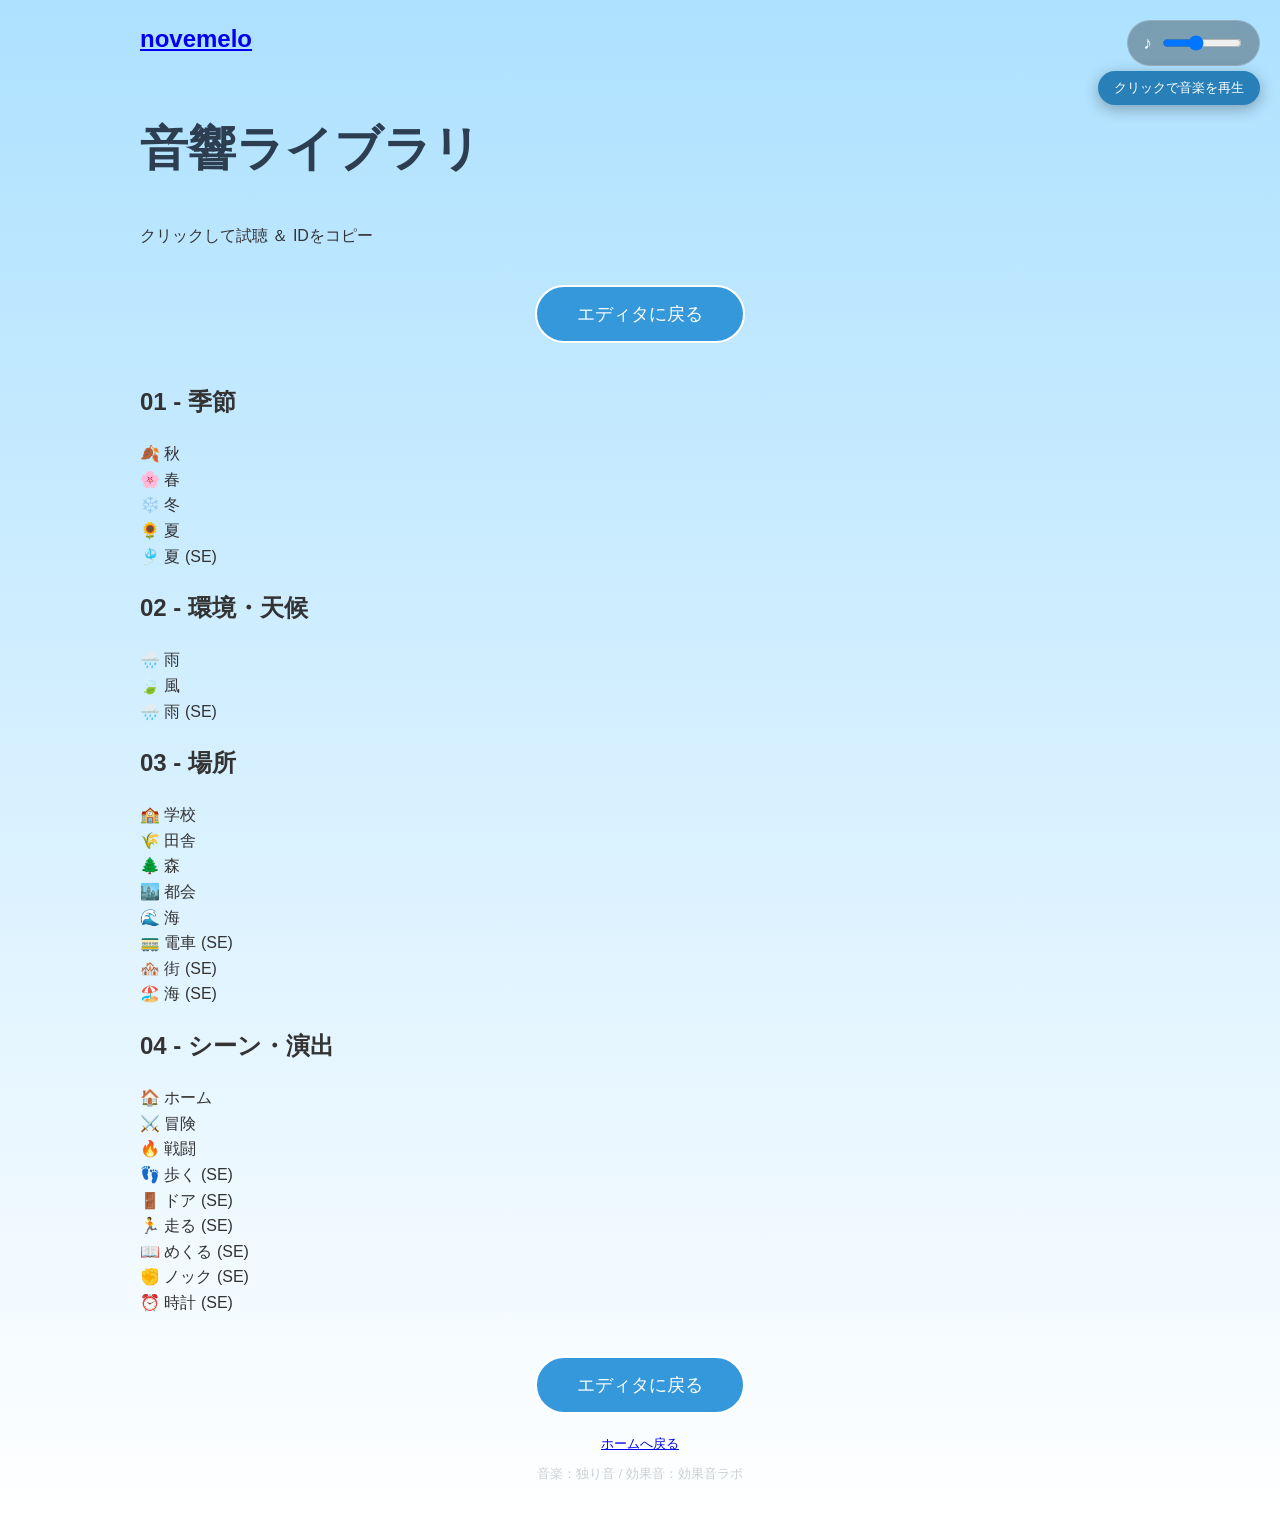
<file: BGM・SE.html>
<!DOCTYPE html>
<html lang="ja">
<head>
    <meta charset="UTF-8">
    <meta name="viewport" content="width=device-width, initial-scale=1.0">
    <title>BGM・SE一覧 - ノベメロ</title>
    <link rel="stylesheet" href="style.css">
</head>
<body class="field-theme">
    <div class="volume-control">
        <span class="volume-icon">♪</span>
        <input type="range" id="volume-slider" min="0" max="1" step="0.01" value="0.4">
    </div>

    <div class="clouds-container">
        <div class="cloud c1"></div>
        <div class="cloud c2"></div>
        <div class="cloud c3"></div>
    </div>

    <div class="container">
        <header>
            <nav>
                <div class="logo"><a href="index.html">novemelo</a></div>
            </nav>
        </header>

        <h1>音響ライブラリ</h1>
        <p>クリックして試聴 ＆ IDをコピー</p>

        <div style="margin: 20px 0; text-align: center;">
            <button id="back-to-editor-top" class="btn primary">エディタに戻る</button>
        </div>
        
        <section class="sound-section">
            <h2 class="category-title">01 - 季節</h2>
            <div class="sound-grid">
                <div class="sound-card" data-audio="01-aki"><span>🍂 秋</span></div>
                <div class="sound-card" data-audio="01-haru"><span>🌸 春</span></div>
                <div class="sound-card" data-audio="01-huyu"><span>❄️ 冬</span></div>
                <div class="sound-card" data-audio="01-natu"><span>🌻 夏</span></div>
                <div class="sound-card" data-audio="10-natu"><span>🎐 夏 (SE)</span></div>
            </div>
        </section>

        <section class="sound-section">
            <h2 class="category-title">02 - 環境・天候</h2>
            <div class="sound-grid">
                <div class="sound-card" data-audio="02-ame"><span>🌧️ 雨</span></div>
                <div class="sound-card" data-audio="02-kaze"><span>🍃 風</span></div>
                <div class="sound-card" data-audio="10-ame"><span>🌧️ 雨 (SE)</span></div>
            </div>
        </section>

        <section class="sound-section">
            <h2 class="category-title">03 - 場所</h2>
            <div class="sound-grid">
                <div class="sound-card" data-audio="03-gakkou"><span>🏫 学校</span></div>
                <div class="sound-card" data-audio="03-inaka"><span>🌾 田舎</span></div>
                <div class="sound-card" data-audio="03-mori"><span>🌲 森</span></div>
                <div class="sound-card" data-audio="03-tokai"><span>🏙️ 都会</span></div>
                <div class="sound-card" data-audio="03-umi"><span>🌊 海</span></div>
                <div class="sound-card" data-audio="10-densya"><span>🚃 電車 (SE)</span></div>
                <div class="sound-card" data-audio="10-mati"><span>🏘️ 街 (SE)</span></div>
                <div class="sound-card" data-audio="10-umi"><span>🏖️ 海 (SE)</span></div>
            </div>
        </section>

        <section class="sound-section">
            <h2 class="category-title">04 - シーン・演出</h2>
            <div class="sound-grid">
                <div class="sound-card" data-audio="00-home"><span>🏠 ホーム</span></div>
                <div class="sound-card" data-audio="04-bouken"><span>⚔️ 冒険</span></div>
                <div class="sound-card" data-audio="04-sentou"><span>🔥 戦闘</span></div>
                <div class="sound-card" data-audio="10-aruku"><span>👣 歩く (SE)</span></div>
                <div class="sound-card" data-audio="10-doa"><span>🚪 ドア (SE)</span></div>
                <div class="sound-card" data-audio="10-hasiru"><span>🏃 走る (SE)</span></div>
                <div class="sound-card" data-audio="10-mekuru"><span>📖 めくる (SE)</span></div>
                <div class="sound-card" data-audio="10-nokku"><span>✊ ノック (SE)</span></div>
                <div class="sound-card" data-audio="10-tokei"><span>⏰ 時計 (SE)</span></div>
            </div>
        </section>

        <div style="margin-top: 40px; text-align: center;">
            <button id="back-to-editor" class="btn primary">エディタに戻る</button>
        </div>

        <footer>
            <a href="index.html">ホームへ戻る</a>
            <p class="credits" style="font-size: 0.8rem; margin-top: 10px; opacity: 0.8;">音楽：独り音 / 効果音：効果音ラボ</p>
        </footer>
    </div>

    <!-- 音声データ -->
    <audio id="audio-home" loop src="audio/00-home.mp3"></audio>
    <audio id="00-home" loop src="audio/00-home.mp3"></audio>
    <audio id="01-aki" loop src="audio/01-aki.mp3"></audio>
    <audio id="01-haru" loop src="audio/01-haru.mp3"></audio>
    <audio id="01-huyu" loop src="audio/01-huyu.mp3"></audio>
    <audio id="01-natu" loop src="audio/01-natu.mp3"></audio>
    <audio id="02-ame" loop src="audio/02-ame.mp3"></audio>
    <audio id="02-kaze" loop src="audio/02-kaze.mp3"></audio>
    <audio id="03-gakkou" loop src="audio/03-gakkou.mp3"></audio>
    <audio id="03-inaka" loop src="audio/03-inaka.mp3"></audio>
    <audio id="03-mori" loop src="audio/03-mori.mp3"></audio>
    <audio id="03-tokai" loop src="audio/03-tokai.mp3"></audio>
    <audio id="03-umi" loop src="audio/03-umi.mp3"></audio>
    <audio id="04-bouken" loop src="audio/04-bouken.mp3"></audio>
    <audio id="04-sentou" loop src="audio/04-sentou.mp3"></audio>
    <audio id="10-ame" src="audio/10-ame.mp3"></audio>
    <audio id="10-aruku" src="audio/10-aruku.mp3"></audio>
    <audio id="10-densya" src="audio/10-densya.mp3"></audio>
    <audio id="10-doa" src="audio/10-doa.mp3"></audio>
    <audio id="10-hasiru" src="audio/10-hasiru.mp3"></audio>
    <audio id="10-mati" src="audio/10-mati.mp3"></audio>
    <audio id="10-mekuru" src="audio/10-mekuru.mp3"></audio>
    <audio id="10-natu" src="audio/10-natu.mp3"></audio>
    <audio id="10-nokku" src="audio/10-nokku.mp3"></audio>
    <audio id="10-tokei" src="audio/10-tokei.mp3"></audio>
    <audio id="10-umi" src="audio/10-umi.mp3"></audio>

    <script type="module" src="script.js"></script>
</body>
</html>
</file>
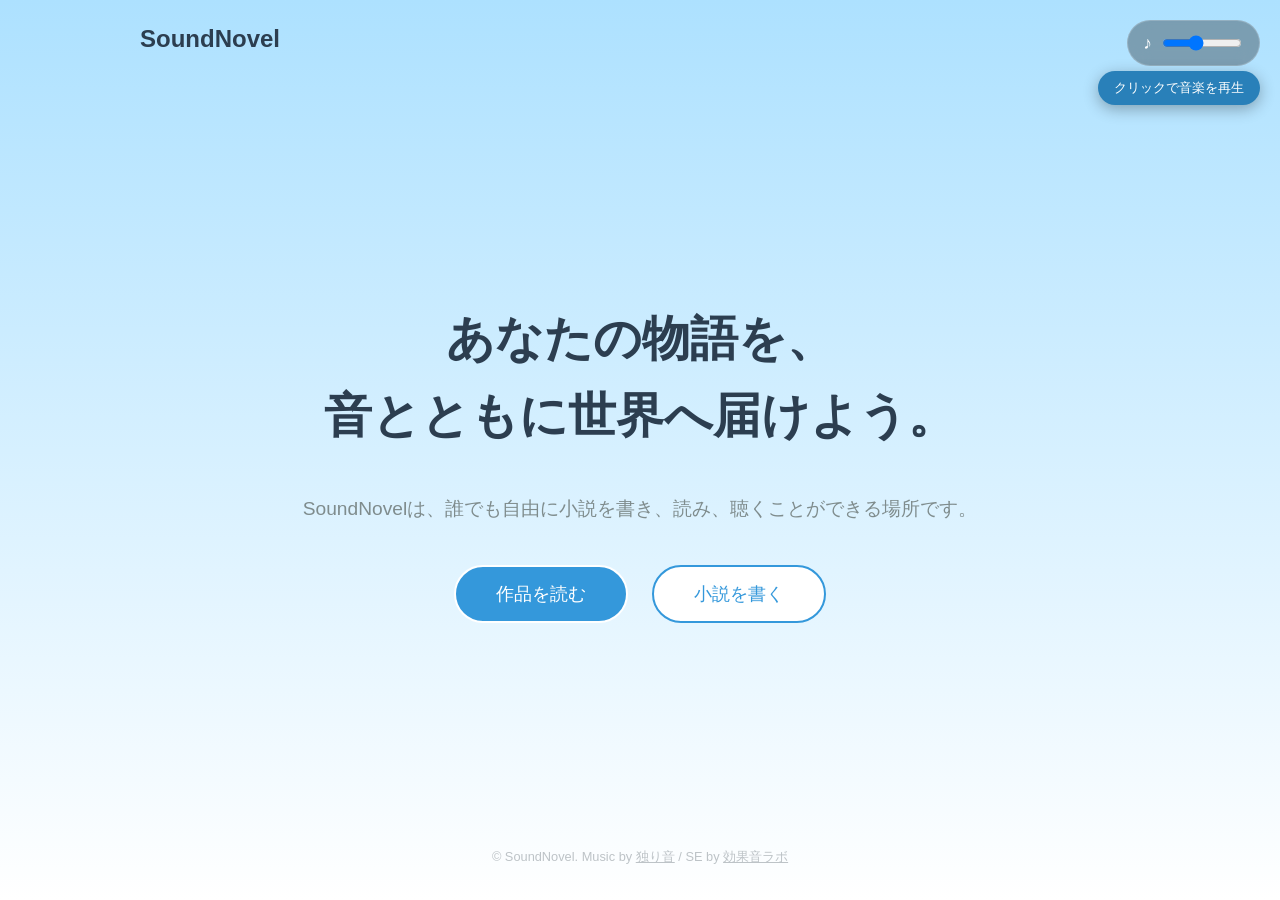
<file: home.html>
<!DOCTYPE html>
<html lang="ja">
<head>
  <meta charset="UTF-8" />
  <meta name="viewport" content="width=device-width, initial-scale=1.0"/>
  <title>SoundNovel - 小説投稿プラットフォーム</title>
  <link rel="stylesheet" href="style.css">
</head>
<body>

  <!-- 画面に固定される音量調節バー -->
  <div class="volume-control">
    <span class="volume-icon">♪</span>
    <input type="range" id="volume-slider" min="0" max="1" step="0.01" value="0.4">
  </div>

  <div class="container">
    <!-- 背景の雲（コンテナと一緒に移動させる） -->
    <div class="clouds-container">
      <div class="cloud c1"></div>
      <div class="cloud c2"></div>
      <div class="cloud c3"></div>
    </div>

    <header>
      <nav>
        <div class="logo">SoundNovel</div>
      </nav>
    </header>

    <main class="hero-section">
      <h1>あなたの物語を、<br>音とともに世界へ届けよう。</h1>
      <p class="subtitle">SoundNovelは、誰でも自由に小説を書き、読み、聴くことができる場所です。</p>
      
      <div class="cta-buttons">
        <button id="read-btn" class="btn primary">作品を読む</button>
        <button id="write-btn" class="btn secondary">小説を書く</button>
      </div>
    </main>

    <footer>
      <p>&copy; SoundNovel. Music by <a href="https://az-ho.org/" target="_blank" rel="noopener noreferrer" style="color: inherit;">独り音</a> / SE by <a href="https://soundeffect-lab.info/" target="_blank" rel="noopener noreferrer" style="color: inherit;">効果音ラボ</a></p>
    </footer>
  </div>

  <!-- 音声素材 -->
  <audio id="audio-home" src="audio/00-home.mp3" loop></audio>
  <audio id="audio-mekuru" src="audio/10-mekuru.mp3"></audio>

  <script src="script.js"></script>
</body>
</html>
</file>
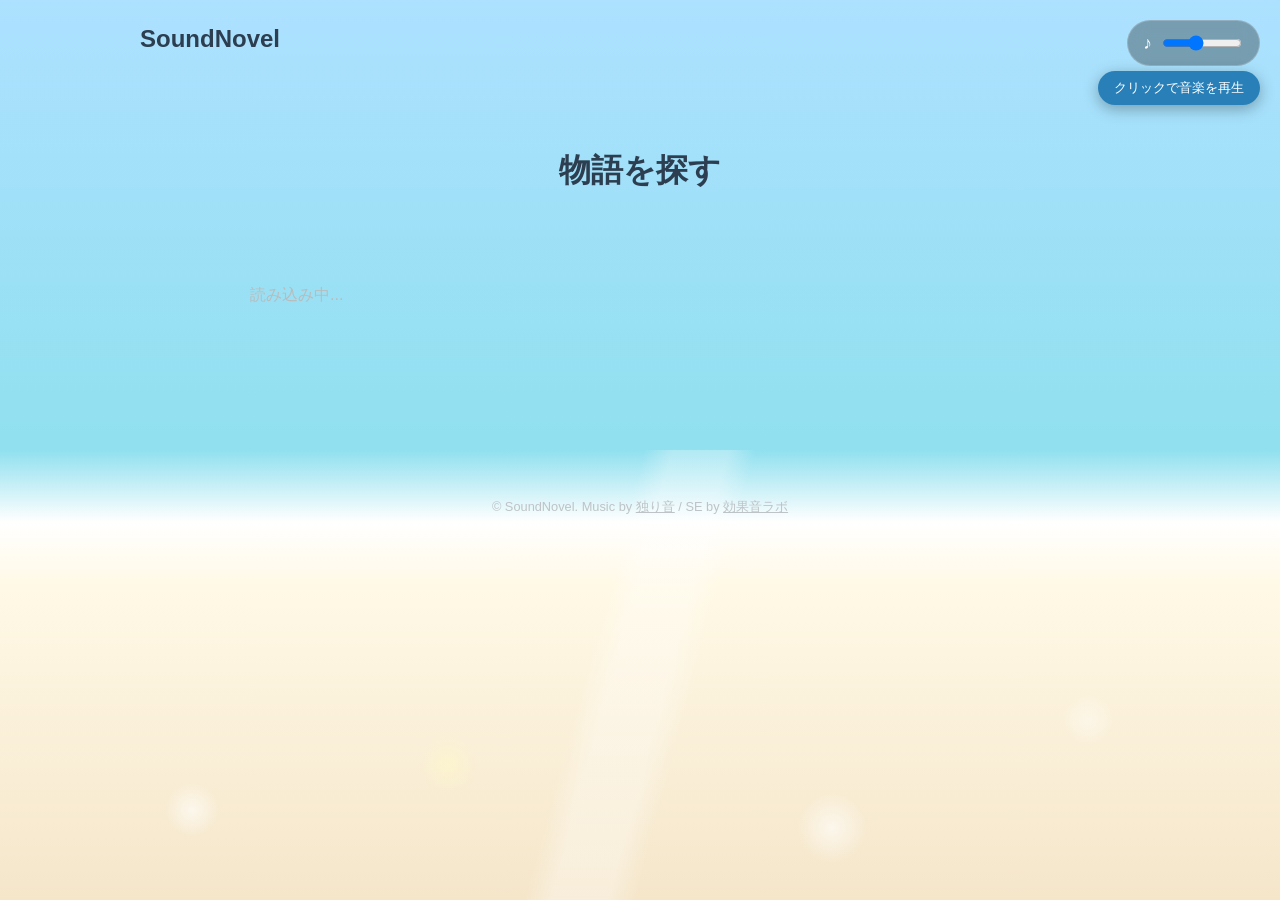
<file: read/novels.html>
<!DOCTYPE html>
<html lang="ja">
<head>
  <meta charset="UTF-8" />
  <meta name="viewport" content="width=device-width, initial-scale=1.0"/>
  <title>作品一覧 - SoundNovel</title>
  <link rel="stylesheet" href="../style.css">
</head>
<body class="beach-theme">

  <!-- 画面に固定される音量調節バー -->
  <div class="volume-control">
    <span class="volume-icon">♪</span>
    <input type="range" id="volume-slider" min="0" max="1" step="0.01" value="0.4">
  </div>

  <div class="container camera-down-enter">
    <!-- 背景の雲（コンテナと一緒に移動させる） -->
    <div class="clouds-container">
      <div class="cloud c1"></div>
      <div class="cloud c2"></div>
      <div class="cloud c3"></div>
    </div>

    <header>
      <nav>
        <div class="logo"><a href="../home.html" style="text-decoration: none; color: inherit;">SoundNovel</a></div>
      </nav>
    </header>

    <main class="library-section">
      <h2 class="section-title">物語を探す</h2>
      
      <div class="story-grid">
        <div class="story-card">
          <h3>終電の後</h3>
          <p class="story-author">by niraGPT</p>
          <p class="story-desc">雨の中終電を逃してしまいー...</p>
          <button id="read-story-1" class="btn primary">読む</button>
        </div>
      </div>
    </main>

    <footer>
      <p>&copy; SoundNovel. Music by <a href="https://az-ho.org/" target="_blank" rel="noopener noreferrer" style="color: inherit;">独り音</a> / SE by <a href="https://soundeffect-lab.info/" target="_blank" rel="noopener noreferrer" style="color: inherit;">効果音ラボ</a></p>
    </footer>
  </div>

  <!-- 音声素材 -->
  <audio id="audio-home" src="../audio/00-home.mp3" loop></audio>
  <audio id="audio-mekuru" src="../audio/10-mekuru.mp3"></audio>

  <script src="../script.js"></script>
</body>
</html>
</file>
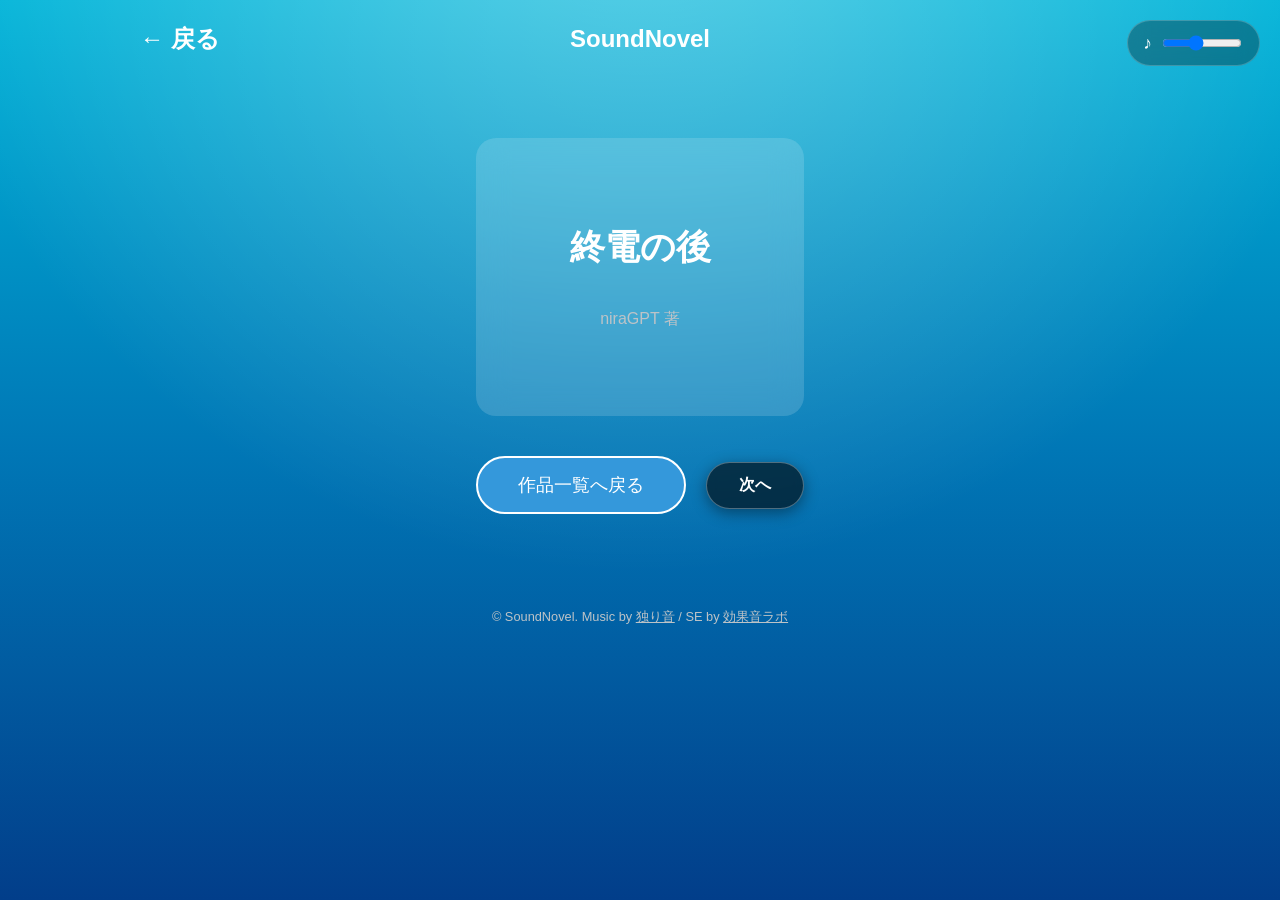
<file: read/read.html>
<!DOCTYPE html>
<html lang="ja">
<head>
  <meta charset="UTF-8" />
  <meta name="viewport" content="width=device-width, initial-scale=1.0"/>
  <title>終電の後 - SoundNovel</title>
  <link rel="stylesheet" href="../style.css">
</head>
<body class="underwater-theme">

  <!-- 画面に固定される音量調節バー -->
  <div class="volume-control">
    <span class="volume-icon">♪</span>
    <input type="range" id="volume-slider" min="0" max="1" step="0.01" value="0.4">
  </div>

  <div class="container camera-down-enter">
    <header>
      <nav>
        <div class="logo"><a href="novels.html" style="text-decoration: none; color: inherit;">← 戻る</a></div>
        <div class="logo" style="position: absolute; left: 50%; transform: translateX(-50%);">SoundNovel</div>
      </nav>
    </header>

    <main class="reader-section">
      <article class="reader-content">
        <h1 class="story-title">終電の後</h1>
        <p class="story-author-name">niraGPT 著</p>

        <div class="text-body">
          <p>[BGM:audio-ame]駅に着いた頃には、終電はもう出たあとだった。</p>
          <p>ホームに残っていたのは、白い蛍光灯の音と、ガラスを叩く雨だけ。</p>
          <p>「……やっちゃったな」</p>
          <p>スマホを見る。</p>
          <p>充電、2%。</p>
          <p>タクシーを呼ぶには心許ない数字だった。</p>
          <p>駅員室の灯りも消えている。</p>
          <p>完全に、ひとり。</p>
          <p>ごろ、と空が鳴った。</p>
          <p>反射的に肩が跳ねる。</p>
          <p>雨宿りくらいできないかと思って、改札横の待合室へ向かった。</p>
          <p>ガラス戸に手をかける。</p>
          <p>[SE:audio-doa][BGM:audio-inaka]――ガチャ。</p>
          <p>開いた。</p>
          <p>誰もいない。</p>
          <p>古い暖房の匂いだけが、微かに残っている。</p>
          <p>部屋の隅に、一冊のノートが置いてあった。</p>
          <p>駅の日誌……ではない。</p>
          <p>表紙に、マジックで雑に文字が書かれている。</p>
          <p>「終電を逃した人へ」</p>
          <p>「……なにこれ」</p>
          <p>なんとなく、開いた。</p>
          <p>最初のページ。</p>
          <p>“ここに来た人は、必ずひとつ忘れ物をしています”</p>
          <p>「は？」</p>
          <p>苦笑する。</p>
          <p>財布もある。</p>
          <p>スマホもある。</p>
          <p>傘……は元々持ってない。</p>
          <p>次のページ。</p>
          <p>“あなたは、何を失くしましたか？”</p>
          <p>その瞬間。ポケットが軽いことに気づいた。</p>
          <p>家の鍵。ない。</p>
          <p>「え……」</p>
          <p>カバンを見る。</p>
          <p>ない。</p>
          <p>ポケットを探る。</p>
          <p>ない。</p>
          <p>さっきまで、あったはずなのに。</p>
          <p>ノートの最後のページをめくる。</p>
          <p>そこには、たった一行。</p>
          <p>“見つけたければ、もう一度ホームへ”</p>
          <p>外を見る。</p>
          <p>誰もいないホーム。</p>
          <p>……のはずだった。</p>
          <p>ベンチに、誰か座っている。</p>
          <p>白い服の人影。</p>
          <p>さっきはいなかった。</p>
          <p>こちらを見ている。</p>
          <p>いや。</p>
          <p>――待っている。</p>
          <p>スマホが震えた。</p>
          <p>母からメッセージ。</p>
          <p>「鍵、机に置きっぱなしだったよ」</p>
          <p>沈黙。</p>
          <p>[BGM:audio-huyu]ホームを見る。</p>
          <p>もう、誰もいなかった。</p>
          <p>少し笑ってしまった。</p>
          <p>疲れていたのかもしれない。</p>
          <p>雨はまだ降っていた。けれど、さっきより少しだけ、静かに聞こえた。</p>
          <div id="story-end-marker" class="story-end">END</div>
        </div>
      </article>

      <div class="reader-footer">
        <button id="back-to-library" class="btn primary">作品一覧へ戻る</button>
      </div>
    </main>

    <footer>
      <p>&copy; SoundNovel. Music by <a href="https://az-ho.org/" target="_blank" rel="noopener noreferrer" style="color: inherit;">独り音</a> / SE by <a href="https://soundeffect-lab.info/" target="_blank" rel="noopener noreferrer" style="color: inherit;">効果音ラボ</a></p>
    </footer>
  </div>

  <!-- 音声素材 -->
  <audio id="audio-haru" src="../audio/01-haru.mp3" loop></audio>
  <audio id="audio-natu" src="../audio/01-natu.mp3" loop></audio>
  <audio id="audio-aki" src="../audio/01-aki.mp3" loop></audio>
  <audio id="audio-huyu" src="../audio/01-huyu.mp3" loop></audio>
  <audio id="audio-ame" src="../audio/02-ame.mp3" loop></audio>
  <audio id="audio-kaze" src="../audio/02-kaze.mp3" loop></audio>
  <audio id="audio-gakkou" src="../audio/03-gakkou.mp3" loop></audio>
  <audio id="audio-tokai" src="../audio/03-tokai.mp3" loop></audio>
  <audio id="audio-inaka" src="../audio/03-inaka.mp3" loop></audio>
  <audio id="audio-mori" src="../audio/03-mori.mp3" loop></audio>
  <audio id="audio-umi" src="../audio/03-umi.mp3" loop></audio>
  <audio id="audio-sentou" src="../audio/04-sentou.mp3" loop></audio>
  <audio id="audio-bouken" src="../audio/04-bouken.mp3" loop></audio>
  <audio id="audio-mekuru" src="../audio/10-mekuru.mp3"></audio>
  <audio id="audio-doa" src="../audio/10-doa.mp3"></audio>
  <audio id="audio-aruku" src="../audio/10-aruku.mp3"></audio>
  <audio id="audio-densya" src="../audio/10-densya.mp3"></audio>
  <audio id="audio-hasiru" src="../audio/10-hasiru.mp3"></audio>
  <audio id="audio-mati" src="../audio/10-mati.mp3"></audio>
  <audio id="audio-natu-se" src="../audio/10-natu.mp3"></audio>
  <audio id="audio-nokku" src="../audio/10-nokku.mp3"></audio>
  <audio id="audio-tokei" src="../audio/10-tokei.mp3"></audio>
  <audio id="audio-umi-se" src="../audio/10-umi.mp3"></audio>

  <script src="../script.js"></script>
</body>
</html>
</file>
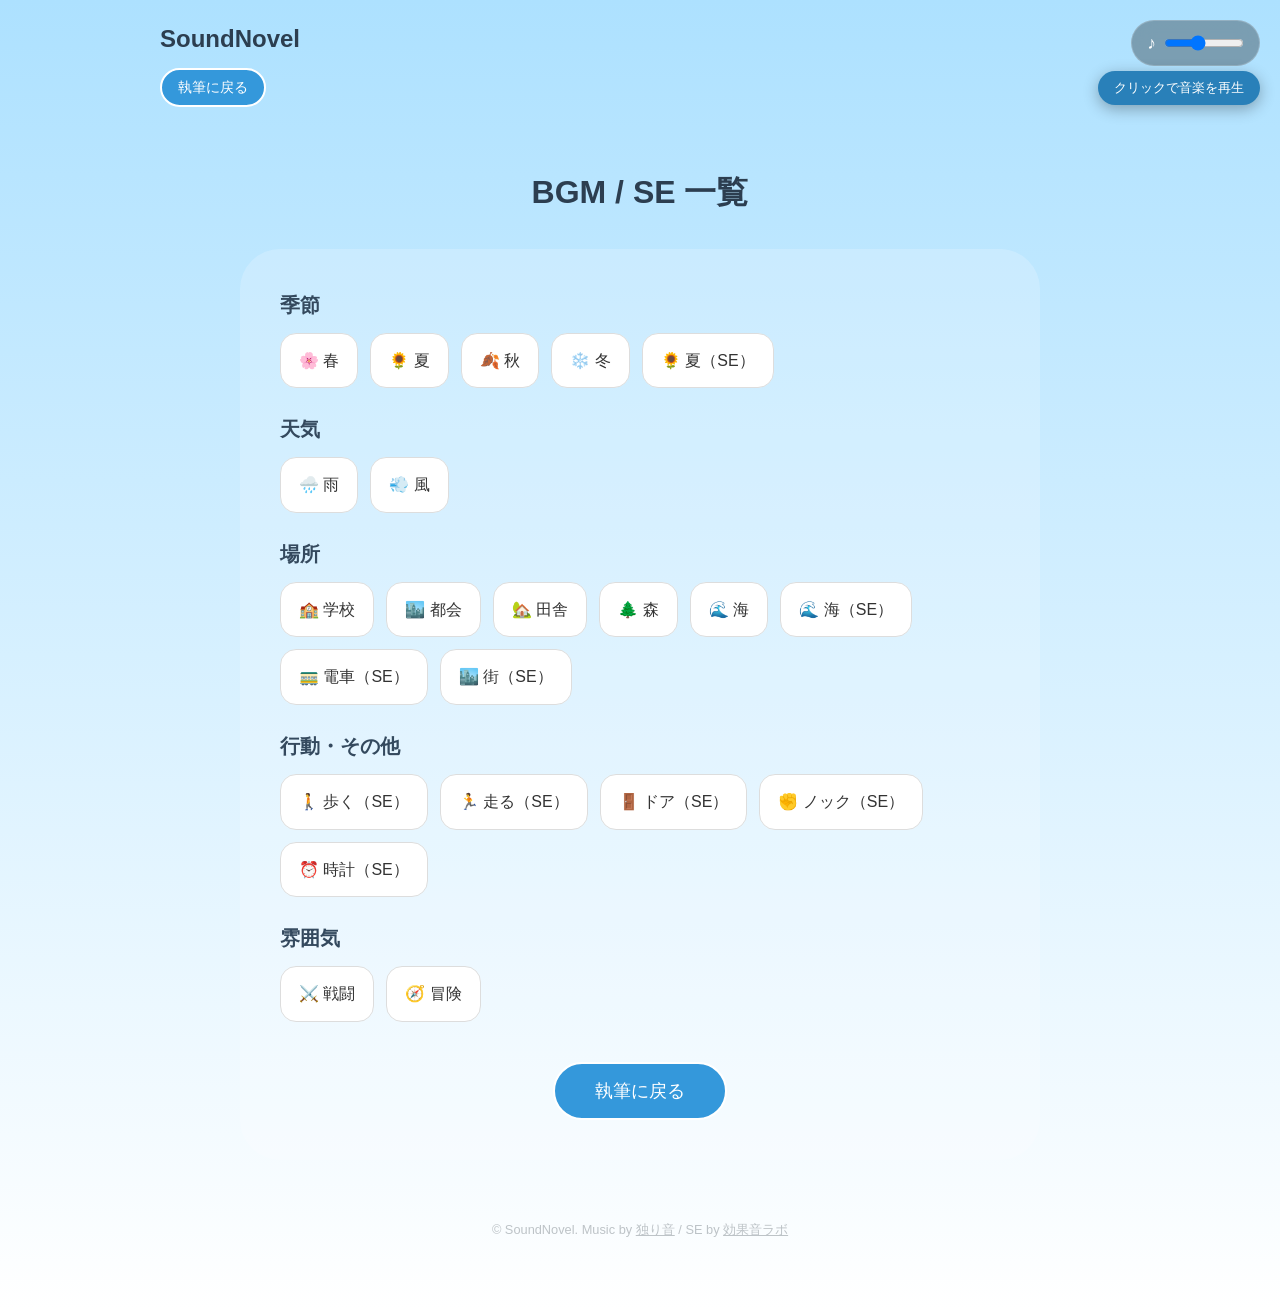
<file: write/BGM・SE.html>
<!DOCTYPE html>
<html lang="ja">
<head>
  <meta charset="UTF-8" />
  <meta name="viewport" content="width=device-width, initial-scale=1.0"/>
  <title>BGM / SE 一覧 - SoundNovel</title>
  <link rel="stylesheet" href="../style.css">
  <link rel="stylesheet" href="../write.css">
</head>
<body>

  <!-- 共通：音量調節バー -->
  <div class="volume-control">
    <span class="volume-icon">♪</span>
    <input type="range" id="volume-slider" min="0" max="1" step="0.01" value="0.4">
  </div>

  <div class="container camera-down-enter">
    <!-- 共通：背景の雲 -->
    <div class="clouds-container">
      <div class="cloud c1"></div>
      <div class="cloud c2"></div>
      <div class="cloud c3"></div>
    </div>

    <header>
      <nav>
        <div class="logo"><a href="../home.html" style="text-decoration: none; color: inherit;">SoundNovel</a></div>
      </nav>
      <button id="back-to-editor-top" class="btn primary" style="padding: 8px 16px; font-size: 0.9rem; margin-top: 10px;">執筆に戻る</button>
    </header>

    <main class="library-section" style="max-width: 800px; margin: 0 auto;">
      <h2 class="section-title">BGM / SE 一覧</h2>
      
      <div class="library-panel" style="background: rgba(255, 255, 255, 0.2); backdrop-filter: blur(10px); border-radius: 40px; padding: 40px;">
        <div class="sound-category">
          <h3>季節</h3>
          <div class="sound-list">
            <div class="sound-card" data-audio="audio-haru">🌸 春</div>
            <div class="sound-card" data-audio="audio-natu">🌻 夏</div>
            <div class="sound-card" data-audio="audio-aki">🍂 秋</div>
            <div class="sound-card" data-audio="audio-huyu">❄️ 冬</div>
            <div class="sound-card" data-audio="audio-natu-se">🌻 夏（SE）</div>
          </div>
        </div>

        <div class="sound-category">
          <h3>天気</h3>
          <div class="sound-list">
            <div class="sound-card" data-audio="audio-ame">🌧️ 雨</div>
            <div class="sound-card" data-audio="audio-kaze">💨 風</div>
          </div>
        </div>

        <div class="sound-category">
          <h3>場所</h3>
          <div class="sound-list">
            <div class="sound-card" data-audio="audio-gakkou">🏫 学校</div>
            <div class="sound-card" data-audio="audio-tokai">🏙️ 都会</div>
            <div class="sound-card" data-audio="audio-inaka">🏡 田舎</div>
            <div class="sound-card" data-audio="audio-mori">🌲 森</div>
            <div class="sound-card" data-audio="audio-umi">🌊 海</div>
            <div class="sound-card" data-audio="audio-umi-se">🌊 海（SE）</div>
            <div class="sound-card" data-audio="audio-densya">🚃 電車（SE）</div>
            <div class="sound-card" data-audio="audio-mati">🏙️ 街（SE）</div>
          </div>
        </div>

        <div class="sound-category">
          <h3>行動・その他</h3>
          <div class="sound-list">
            <div class="sound-card" data-audio="audio-aruku">🚶 歩く（SE）</div>
            <div class="sound-card" data-audio="audio-hasiru">🏃 走る（SE）</div>
            <div class="sound-card" data-audio="audio-doa">🚪 ドア（SE）</div>
            <div class="sound-card" data-audio="audio-nokku">✊ ノック（SE）</div>
            <div class="sound-card" data-audio="audio-tokei">⏰ 時計（SE）</div>
          </div>
        </div>

        <div class="sound-category">
          <h3>雰囲気</h3>
          <div class="sound-list">
            <div class="sound-card" data-audio="audio-sentou">⚔️ 戦闘</div>
            <div class="sound-card" data-audio="audio-bouken">🧭 冒険</div>
          </div>
        </div>

        <div style="margin-top: 40px; text-align: center;">
          <button id="back-to-editor" class="btn primary">執筆に戻る</button>
        </div>
      </div>
    </main>

    <footer>
      <p>&copy; SoundNovel. Music by <a href="https://az-ho.org/" target="_blank" rel="noopener noreferrer" style="color: inherit;">独り音</a> / SE by <a href="https://soundeffect-lab.info/" target="_blank" rel="noopener noreferrer" style="color: inherit;">効果音ラボ</a></p>
    </footer>
  </div>

  <audio id="audio-home" src="../audio/00-home.mp3" loop></audio>
  <audio id="audio-haru" src="../audio/01-haru.mp3" loop></audio>
  <audio id="audio-natu" src="../audio/01-natu.mp3" loop></audio>
  <audio id="audio-aki" src="../audio/01-aki.mp3" loop></audio>
  <audio id="audio-huyu" src="../audio/01-huyu.mp3" loop></audio>
  <audio id="audio-ame" src="../audio/02-ame.mp3" loop></audio>
  <audio id="audio-kaze" src="../audio/02-kaze.mp3" loop></audio>
  <audio id="audio-gakkou" src="../audio/03-gakkou.mp3" loop></audio>
  <audio id="audio-tokai" src="../audio/03-tokai.mp3" loop></audio>
  <audio id="audio-inaka" src="../audio/03-inaka.mp3" loop></audio>
  <audio id="audio-mori" src="../audio/03-mori.mp3" loop></audio>
  <audio id="audio-umi" src="../audio/03-umi.mp3" loop></audio>
  <audio id="audio-sentou" src="../audio/04-sentou.mp3" loop></audio>
  <audio id="audio-bouken" src="../audio/04-bouken.mp3" loop></audio>
  <audio id="audio-aruku" src="../audio/10-aruku.mp3"></audio>
  <audio id="audio-densya" src="../audio/10-densya.mp3"></audio>
  <audio id="audio-doa" src="../audio/10-doa.mp3"></audio>
  <audio id="audio-hasiru" src="../audio/10-hasiru.mp3"></audio>
  <audio id="audio-mati" src="../audio/10-mati.mp3"></audio>
  <audio id="audio-natu-se" src="../audio/10-natu.mp3"></audio>
  <audio id="audio-nokku" src="../audio/10-nokku.mp3"></audio>
  <audio id="audio-tokei" src="../audio/10-tokei.mp3"></audio>
  <audio id="audio-umi-se" src="../audio/10-umi.mp3"></audio>
  <audio id="audio-mekuru" src="../audio/10-mekuru.mp3"></audio>

  <script src="../script.js"></script>
</body>
</html>
</file>
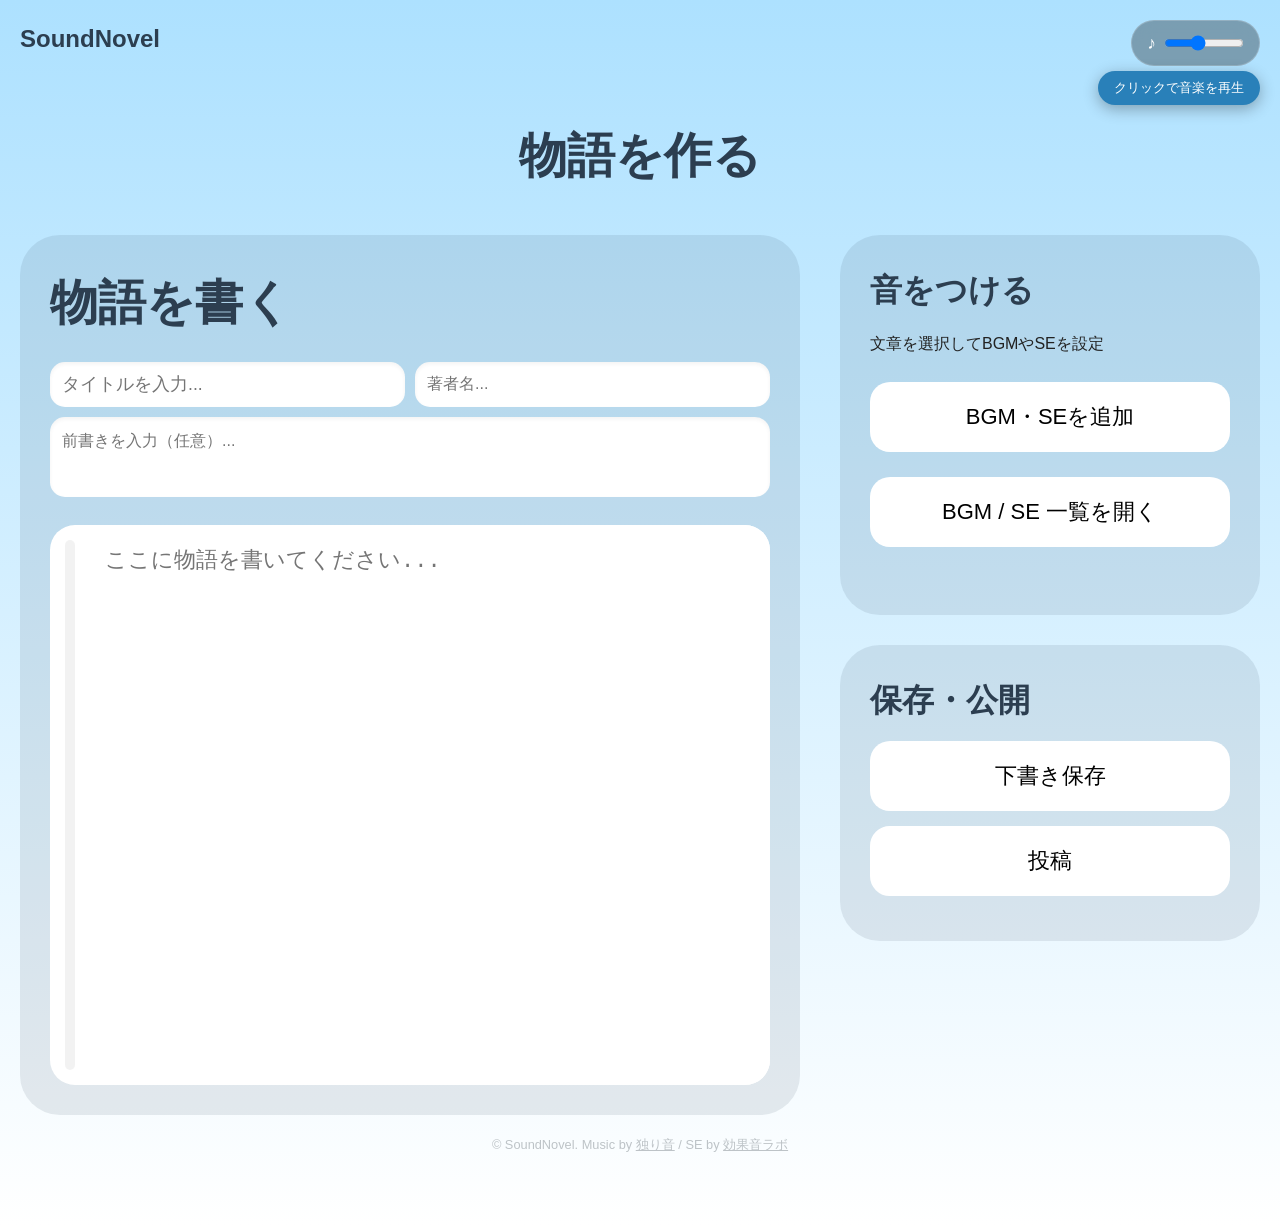
<file: write/write.html>
<!DOCTYPE html>
<html lang="ja">
<head>
  <meta charset="UTF-8" />
  <meta
    name="viewport"
    content="width=device-width, initial-scale=1.0"
  />
  <title>物語を作る - SoundNovel</title>

  <link rel="stylesheet" href="../style.css" />
  <link rel="stylesheet" href="../write.css" />
</head>

<body>

  <!-- 共通：音量調節バー -->
  <div class="volume-control">
    <span class="volume-icon">♪</span>
    <input type="range" id="volume-slider" min="0" max="1" step="0.01" value="0.4">
  </div>

  <div class="container camera-down-enter editor-container">
    <!-- 共通：背景の雲 -->
    <div class="clouds-container">
      <div class="cloud c1"></div>
      <div class="cloud c2"></div>
      <div class="cloud c3"></div>
    </div>

    <header>
      <nav>
        <div class="logo"><a href="../home.html" style="text-decoration: none; color: inherit;">SoundNovel</a></div>
      </nav>
    </header>

    <h1>物語を作る</h1>

    <main class="editor-layout">

      <!-- 左 -->
      <section class="story-panel">

        <h2>物語を書く</h2>

        <div style="display: flex; gap: 10px; margin-bottom: 10px;">
          <input type="text" id="editor-title" placeholder="タイトルを入力..." style="flex: 1; padding: 12px; border: none; border-radius: 15px; font-size: 1.1rem; outline: none; box-shadow: inset 0 2px 4px rgba(0,0,0,0.05);">
          <input type="text" id="editor-author" placeholder="著者名..." style="flex: 1; padding: 12px; border: none; border-radius: 15px; font-size: 1rem; outline: none; box-shadow: inset 0 2px 4px rgba(0,0,0,0.05);">
        </div>
        <textarea id="editor-preface" placeholder="前書きを入力（任意）..." style="width: 100%; height: 80px; padding: 12px; margin-bottom: 20px; border: none; border-radius: 15px; font-size: 1rem; outline: none; box-shadow: inset 0 2px 4px rgba(0,0,0,0.05); resize: none; font-family: inherit;"></textarea>

        <div class="editor-inner-container">
          <div id="sound-indicator-bar">
            <div class="sound-marker-container"></div>
          </div>
          <textarea placeholder="ここに物語を書いてください..."></textarea>
        </div>
      </section>

      <!-- 右 -->
      <div class="right-panel">

        <section class="sound-panel">
          <h2>音をつける</h2>

          <p class="guide">
            文章を選択してBGMやSEを設定
          </p>

          <button id="add-sound-btn" class="sound-button">
            BGM・SEを追加
          </button>

          <button id="open-sound-library" class="sound-button" style="margin-top: 10px;">BGM / SE 一覧を開く</button>
        </section>

        <section class="library-panel">
          <h2>保存・公開</h2>
          <button class="sound-button">下書き保存</button>
          <button class="sound-button primary" style="color: black;">投稿</button>
        </section>

      </div>

    </main>

    <footer>
      <p>&copy; SoundNovel. Music by <a href="https://az-ho.org/" target="_blank" rel="noopener noreferrer" style="color: inherit;">独り音</a> / SE by <a href="https://soundeffect-lab.info/" target="_blank" rel="noopener noreferrer" style="color: inherit;">効果音ラボ</a></p>
    </footer>
  </div>

  <!-- BGM（ホームと同じものを継続） -->
  <audio id="audio-home" src="../audio/00-home.mp3" loop></audio>

  <audio id="audio-mekuru" src="../audio/10-mekuru.mp3"></audio>

  <script src="../script.js"></script>
</body>
</html>
</file>
<file: style.css>
body {
  margin: 0;
  font-family: "Helvetica Neue", Arial, "Hiragino Kaku Gothic ProN", "Hiragino Sans", sans-serif;
  color: #333;
  line-height: 1.6;
  overflow-x: hidden;
  /* デフォルトの背景（index.html用） */
  background: linear-gradient(180deg, #ade1ff 0%, #ffffff 100%);
}

/* 砂浜のテーマ (novels.html用) */
.beach-theme { /* bodyに直接適用 */
  background: 
    /* 砂浜のきらめきや貝殻のような光 */
    radial-gradient(circle at 15% 90%, rgba(255, 255, 255, 0.6) 0%, transparent 2%),
    radial-gradient(circle at 35% 85%, rgba(255, 250, 200, 0.5) 0%, transparent 2.5%),
    radial-gradient(circle at 65% 92%, rgba(255, 255, 255, 0.6) 0%, transparent 3%),
    radial-gradient(circle at 85% 80%, rgba(255, 255, 255, 0.4) 0%, transparent 2%),
    /* 砂浜に続く白い砂の道 */
    linear-gradient(105deg, transparent 46%, rgba(255, 255, 255, 0.3) 48%, rgba(255, 255, 255, 0.3) 52%, transparent 54%) bottom center / 100% 50% no-repeat,
    /* 空、海、波打ち際、砂浜の境界 */
    linear-gradient(to top, #f5e6ca 0%, #fff9e6 35%, #ffffff 42%, #90e0ef 50%, #ade1ff 100%);
}

/* 海の中テーマ (read.html用) */
.underwater-theme {
  background: 
    radial-gradient(circle at 50% -20%, rgba(255, 255, 255, 0.4) 0%, transparent 60%),
    linear-gradient(180deg, #00b4d8 0%, #0077b6 50%, #023e8a 100%);
  color: #ffffff;
}

.underwater-theme .logo { color: #fff; }

.container {
  max-width: 1000px;
  margin: 0 auto;
  padding: 0 20px;
  min-height: 100vh;
  display: flex;
  flex-direction: column;
  position: relative;
  z-index: 1;
  transition: transform 0.8s cubic-bezier(0.4, 0, 0.2, 1), opacity 0.8s ease;
  background: transparent; /* bodyが背景を持つため、コンテナは透明に */
}

/* カメラが下がる（コンテンツが上に消える）演出 */
.camera-down-leave {
  transform: translateY(-100vh) scale(1.1);
  opacity: 0;
}

/* カメラが降りてくる（コンテンツが下から現れる）演出 */
.camera-down-enter {
  animation: cameraEnter 1s cubic-bezier(0.2, 0.8, 0.2, 1) forwards;
}

@keyframes cameraEnter {
  from {
    transform: translateY(100vh);
    opacity: 0;
  }
  to {
    transform: translateY(0);
    opacity: 1;
  }
}

/* 雲のスタイルとアニメーション */
.clouds-container {
  position: absolute;
  top: 0;
  left: 50%;
  transform: translateX(-50%);
  width: 100vw; /* コンテナの幅に縛られず画面いっぱいに広げる */
  height: 100%;
  overflow: hidden;
  z-index: -1; /* bodyの背景よりは上で、containerよりは下 */
  pointer-events: none;
  /* 地平線（50%付近）で雲が自然に消えるようにマスクをかける */
  -webkit-mask-image: linear-gradient(to bottom, black 30%, transparent 50%);
  mask-image: linear-gradient(to bottom, black 30%, transparent 50%);
}

.cloud {
  position: absolute;
  background: #fff;
  border-radius: 100px;
  opacity: 0.6;
  filter: blur(10px);
  animation: drift linear infinite;
}

.cloud::before, .cloud::after {
  content: '';
  position: absolute;
  background: #fff;
  border-radius: 50%;
}

.c1 { width: 200px; height: 60px; top: 15%; left: -250px; animation-duration: 40s; }
.c1::before { width: 80px; height: 80px; top: -40px; left: 30px; }
.c1::after { width: 100px; height: 100px; top: -50px; left: 80px; }

.c2 { width: 150px; height: 50px; top: 40%; left: -200px; animation-duration: 55s; animation-delay: 5s; }
.c2::before { width: 60px; height: 60px; top: -30px; left: 20px; }
.c2::after { width: 80px; height: 80px; top: -40px; left: 60px; }

.c3 { width: 250px; height: 70px; top: 70%; left: -300px; animation-duration: 48s; animation-delay: 2s; }
.c3::before { width: 90px; height: 90px; top: -45px; left: 40px; }
.c3::after { width: 110px; height: 110px; top: -55px; left: 100px; }

@keyframes drift {
  from { transform: translateX(0); }
  to { transform: translateX(calc(100vw + 400px)); }
}

header {
  padding: 20px 0;
}

nav {
  display: flex;
  justify-content: space-between;
  align-items: center;
}

.logo {
  font-size: 1.5rem;
  font-weight: bold;
  color: #2c3e50;
}

.volume-control {
  display: flex;
  align-items: center;
  gap: 8px;
  z-index: 1000;
  position: fixed;
  top: 20px;
  right: 20px;
  background: rgba(0, 0, 0, 0.3);
  padding: 8px 15px;
  border-radius: 30px;
  backdrop-filter: blur(10px);
  border: 1px solid rgba(255, 255, 255, 0.2);
}

.volume-icon {
  color: #fff;
  font-size: 1.1rem;
}

#volume-slider {
  width: 80px;
  cursor: pointer;
}

.hero-section {
  flex: 1;
  display: flex;
  flex-direction: column;
  justify-content: center;
  align-items: center;
  text-align: center;
  padding: 60px 0;
}

h1 {
  font-size: 3rem;
  margin-bottom: 20px;
  color: #2c3e50;
}

.subtitle {
  font-size: 1.2rem;
  color: #7f8c8d;
  margin-bottom: 40px;
}

.library-section {
  padding: 40px 0;
  z-index: 1;
}

.section-title {
  font-size: 2rem;
  color: #2c3e50;
  margin-bottom: 30px;
  text-align: center;
}

.reader-section {
  padding: 60px 0;
  max-width: 700px;
  margin: 0 auto;
}

.reader-content {
  background: rgba(255, 255, 255, 0.15);
  padding: 40px;
  border-radius: 20px;
  backdrop-filter: blur(15px);
  line-height: 2.2;
  margin-bottom: 40px;
}

.story-title { font-size: 2.2rem; margin-bottom: 5px; text-align: center; color: #fff; }
.story-author-name { text-align: center; color: #bdc3c7; margin-bottom: 40px; }

/* 読了後のEND表示 */
.story-end {
  display: none;
  text-align: center;
  font-size: 1.1rem;
  margin: 1.5rem 0 0 0; /* 本文の段落と同じ間隔に設定 */
  color: #fff;
  opacity: 0;
}

.story-end.is-visible {
  display: block;
  animation: fadeInEnd 3s ease forwards;
}

@keyframes fadeInEnd {
  from { opacity: 0; transform: scale(0.95); }
  to { opacity: 1; transform: scale(1); }
}

.text-body p {
  display: none; /* 最初は非表示にし、空間を占有しないようにする */
  margin-bottom: 1.5rem;
}

.text-body p.is-placeholder {
  display: block; /* 空間だけ確保する */
  opacity: 0;
  pointer-events: none;
}

.text-body p.is-visible {
  display: block; /* 文章が表示されるたびに下に延長される */
  animation: fadeInLine 0.6s ease forwards;
}

@keyframes fadeInLine {
  from {
    opacity: 0;
    transform: translateY(10px);
  }
  to {
    opacity: 1;
    transform: translateY(0);
  }
}

.reader-footer {
  text-align: center;
  margin-top: 40px;
}

.story-grid {
  display: grid;
  grid-template-columns: repeat(auto-fill, minmax(280px, 1fr));
  gap: 30px;
  padding-bottom: 60px;
}

.story-card {
  background: rgba(255, 255, 255, 0.2); /* 白文字が見えるよう少し暗めに調整 */
  padding: 25px;
  border-radius: 20px;
  backdrop-filter: blur(8px);
  box-shadow: 0 4px 15px rgba(0, 0, 0, 0.05);
  transition: transform 0.3s ease;
  border: 1px solid rgba(255, 255, 255, 0.4);
  display: flex;
  flex-direction: column;
}

.story-card:hover {
  transform: translateY(-5px);
}

.story-card h3 { margin: 0 0 10px 0; color: #fff; text-shadow: 0 2px 4px rgba(0,0,0,0.2); }
.story-author { font-size: 0.9rem; color: #7f8c8d; margin-bottom: 15px; }
.story-desc { font-size: 0.95rem; color: #555; margin-bottom: 20px; flex-grow: 1; }

.btn {
  padding: 15px 40px;
  font-size: 1.1rem;
  border-radius: 30px;
  border: none;
  cursor: pointer;
  transition: transform 0.2s, background-color 0.2s;
}

.cta-buttons .btn { margin: 0 10px; }
.story-card .btn { padding: 10px 25px; font-size: 0.9rem; align-self: flex-start; }

.primary {
  background-color: #3498db;
  color: white;
  border: 2px solid #ffffff !important;
}

.secondary {
  background-color: #fff;
  border: 2px solid #3498db !important;
  color: #3498db;
}

.danger {
  background-color: #e74c3c;
  color: white;
}

.btn:hover {
  transform: translateY(-2px);
  opacity: 0.9;
}

/* 音声再生許可プロンプト (削除) */
#audio-permission-prompt {
  display: none; /* 完全に非表示にする */
}

/* 新しい音声再生ヒント */
#audio-play-hint {
  position: fixed; /* 画面に固定 */
  /* topとrightはJavaScriptで動的に設定される */
  background: rgba(0, 0, 0, 0.5); /* 半透明の背景 */
  color: white;
  padding: 5px 10px;
  border-radius: 5px;
  font-size: 0.8rem; /* 小さな文字 */
  z-index: 9998; /* 音量コントロールバーの下、他のコンテンツの上 */
  text-align: center;
  white-space: nowrap; /* テキストの折り返しを防ぐ */
  display: none; /* デフォルトでは非表示、JSで制御 */
  /* backdrop-filter: blur(5px); */ /* 必要であれば背景をぼかす */
}

footer {
  text-align: center;
  padding: 20px 0;
  font-size: 0.8rem;
  color: #bdc3c7;
}
</file>
<file: write.css>
* {
  margin: 0;
  padding: 0;
  box-sizing: border-box;
}

body {
  min-height: 100vh;
  padding-bottom: 50px;
}

.container.editor-container {
  max-width: 1400px;
}

h1 {
  text-align: center;
  font-size: 48px;
  margin: 40px 0;
  color: #2c3e50;
}

.editor-inner-container {
  display: flex;
  gap: 10px;
  background: white;
  border-radius: 25px;
}

.editor-layout {
  display: flex;
  gap: 40px;
  align-items: flex-start;
}

/* 左 */
.story-panel {
  flex: 1.2;
  background: rgba(44, 62, 80, 0.1);
  border-radius: 40px;
  padding: 30px;
  min-height: 700px;
}

.story-panel h2 {
  font-size: 48px;
  margin-bottom: 20px;
  color: #2c3e50;
}

textarea {
  flex: 1;
  height: 560px;
  border: none;
  border-radius: 25px;
  padding: 20px;
  resize: none;
  font-size: 22px;
  line-height: 1.5; /* 1.5倍 = 33px */
  outline: none;
}

#sound-indicator-bar {
  width: 10px;
  background: rgba(0, 0, 0, 0.05);
  border-radius: 5px;
  margin: 15px 0 15px 15px;
  position: relative;
  flex-shrink: 0;
  overflow: hidden; /* はみ出したマーカーを隠す */
}

.sound-marker-container {
  position: absolute;
  top: 0;
  left: 0;
  width: 100%;
}

.sound-marker {
  position: absolute;
  width: 100%;
  border-radius: 2px;
}
/* 右 */
.right-panel {
  width: 420px;
  display: flex;
  flex-direction: column;
  gap: 30px;
}

.sound-panel,
.library-panel {
  background: rgba(44, 62, 80, 0.1);
  border-radius: 40px;
  padding: 30px;
}

.sound-panel {
  min-height: 380px;
}

.library-panel {
  min-height: 200px;
}

.sound-panel h2,
.library-panel h2 {
  font-size: 32px;
  margin-bottom: 15px;
  color: #2c3e50;
}

.sound-category {
  margin-bottom: 25px;
}

.sound-category h3 {
  font-size: 20px;
  margin-bottom: 12px;
  color: #34495e;
}

.guide {
  margin-bottom: 25px;
  color: #222;
}

.sound-button {
  width: 100%;
  border: none;
  background: white;
  padding: 18px;
  border-radius: 20px;
  font-size: 22px;
  cursor: pointer;
  margin-bottom: 15px;
  transition: 0.2s;
  border: 2px solid transparent;
}

#add-sound-btn, #add-bgm-btn, #add-se-btn, #add-bg-btn, #open-sound-library {
  background: white;
}

.sound-button:hover {
  background: #f8f9fa;
  transform: scale(1.01);
}

.sound-list {
  display: flex;
  flex-wrap: wrap;
  gap: 12px;
}

.sound-card {
  background: #ffffff;
  padding: 14px 18px;
  border-radius: 16px;
  cursor: pointer;
  border: 1px solid #ddd;
  transition: 0.2s;
}

.sound-card:hover {
  background: #f0f0f0;
}
</file>
